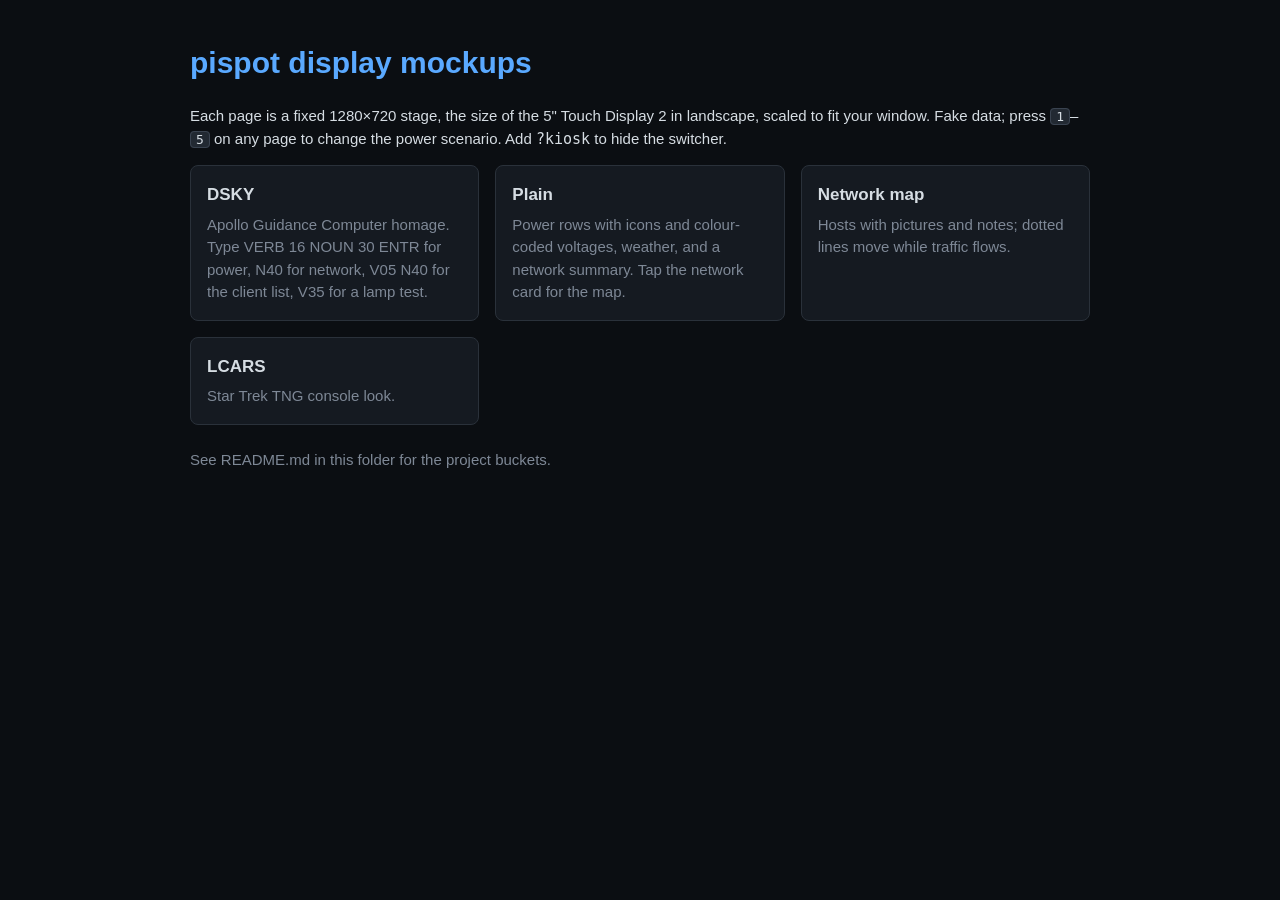
<file: mockups/display/index.html>
<!doctype html>
<html lang="en">
<head>
<meta charset="utf-8">
<title>pispot display mockups</title>
<style>
  body { margin: 0; background: #0b0e12; color: #d6dde3; font: 15px/1.5 -apple-system, BlinkMacSystemFont, "Segoe UI", sans-serif; }
  main { max-width: 900px; margin: 40px auto; padding: 0 20px; }
  h1 { color: #5aa9ff; font-weight: 600; }
  .cards { display: grid; grid-template-columns: repeat(auto-fit, minmax(260px, 1fr)); gap: 16px; }
  a.card { display: block; background: #151a21; border: 1px solid #2a313a; border-radius: 8px; padding: 16px; color: inherit; text-decoration: none; }
  a.card:hover { border-color: #5aa9ff; }
  a.card h2 { margin: 0 0 6px; font-size: 17px; }
  a.card p { margin: 0; color: #7e8896; }
  kbd { background: #222932; border: 1px solid #3a4350; border-radius: 4px; padding: 0 5px; font-size: 13px; }
  .note { color: #7e8896; margin-top: 24px; }
</style>
</head>
<body>
<main>
  <h1>pispot display mockups</h1>
  <p>Each page is a fixed 1280×720 stage, the size of the 5" Touch Display 2 in landscape, scaled to fit your window. Fake data; press <kbd>1</kbd>–<kbd>5</kbd> on any page to change the power scenario. Add <code>?kiosk</code> to hide the switcher.</p>
  <div class="cards">
    <a class="card" href="dsky.html"><h2>DSKY</h2><p>Apollo Guidance Computer homage. Type VERB 16 NOUN 30 ENTR for power, N40 for network, V05 N40 for the client list, V35 for a lamp test.</p></a>
    <a class="card" href="plain.html"><h2>Plain</h2><p>Power rows with icons and colour-coded voltages, weather, and a network summary. Tap the network card for the map.</p></a>
    <a class="card" href="netmap.html"><h2>Network map</h2><p>Hosts with pictures and notes; dotted lines move while traffic flows.</p></a>
    <a class="card" href="lcars.html"><h2>LCARS</h2><p>Star Trek TNG console look.</p></a>
  </div>
  <p class="note">See README.md in this folder for the project buckets.</p>
</main>
</body>
</html>
</file>
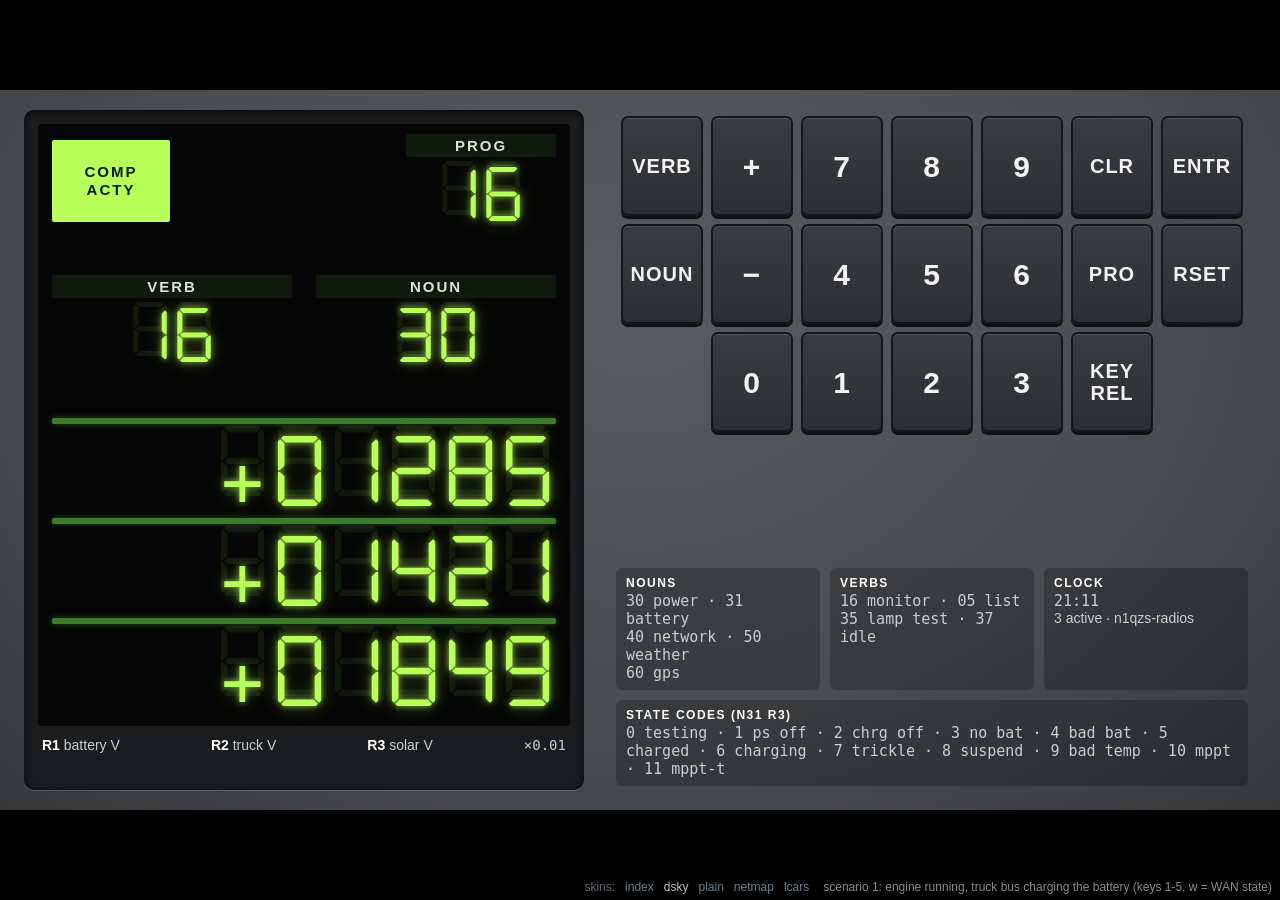
<file: mockups/display/dsky.html>
<!doctype html>
<html lang="en">
<head>
<meta charset="utf-8">
<title>pispot DSKY</title>
<link rel="stylesheet" href="mock.css">
<style>
  @font-face { font-family: "DSEG7"; src: url("fonts/DSEG7Classic-Regular.woff2") format("woff2"); }
  @font-face { font-family: "DSEG7"; font-weight: bold; src: url("fonts/DSEG7Classic-Bold.woff2") format("woff2"); }
  @font-face { font-family: "DSEG14"; src: url("fonts/DSEG14Classic-Regular.woff2") format("woff2"); }

  :root {
    --panel: #4a4d50;        /* grey anodised panel */
    --panel-dark: #353739;
    --bezel: #1b1c1e;
    --glass: #050605;
    --el: #b8ff5a;           /* electroluminescent green */
    --el-dim: rgba(184, 255, 90, 0.08);
    --bar: #3e7a2c;
    --plate: #0f1a0c;
    --key: #2c2e30;
    --key-hi: #3a3d40;
    --key-text: #f2f2f2;
    --crib: #c9cdd1;
  }
  .stage {
    background: radial-gradient(ellipse at 50% 30%, #585b5e, var(--panel) 60%, var(--panel-dark));
    font-family: -apple-system, BlinkMacSystemFont, "Segoe UI", sans-serif;
    display: grid;
    grid-template-columns: 560px 1fr;
    gap: 24px;
    padding: 20px 24px;
    box-sizing: border-box;
    user-select: none;
  }

  /* ---- display window ---- */
  .dsky {
    background: var(--bezel);
    border-radius: 10px;
    padding: 14px;
    box-shadow: inset 0 2px 8px rgba(0,0,0,.8), 0 1px 0 rgba(255,255,255,.15);
    display: flex; flex-direction: column; gap: 10px;
  }
  .glass {
    background: var(--glass);
    border-radius: 4px;
    padding: 10px 14px;
    position: relative;
    flex: 1;
    display: flex; flex-direction: column; justify-content: space-between;
  }
  .row { display: flex; align-items: center; justify-content: space-between; }
  .cell { display: flex; flex-direction: column; align-items: center; gap: 4px; }
  .plate {
    background: var(--plate); color: #d9e6cf;
    font-size: 15px; letter-spacing: 2px; font-weight: 600;
    padding: 3px 0; width: 100%; text-align: center; border-radius: 2px;
  }
  .plate.compacty { width: 118px; height: 76px; display: flex; align-items: center; justify-content: center;
    line-height: 1.2; font-size: 15px; transition: background .08s, color .08s; }
  .plate.compacty.lit { background: var(--el); color: #0a1a04; text-shadow: none; }

  .digits {
    font-family: "DSEG7", monospace; color: var(--el);
    text-shadow: 0 0 6px rgba(184,255,90,.7), 0 0 18px rgba(184,255,90,.35);
    position: relative; line-height: 1; display: inline-block;
    white-space: pre;
  }
  .cell { text-align: center; }
  /* DSEG's + is narrower than a digit; give the sign a digit-wide cell so the ghost lines up */
  .digits .sign { display: inline-block; width: 0.816em; text-align: center; }
  .digits .ghost { position: absolute; left: 0; top: 0; color: var(--el-dim); text-shadow: none; }
  .digits .live { position: relative; }
  .two { font-size: 54px; padding: 6px 0; }
  .vn .digits, .cell .digits { display: inline-block; }
  .reg { font-size: 70px; padding: 10px 0; }
  .reg-row { display: flex; justify-content: flex-end; }
  .bar { height: 6px; background: var(--bar); border-radius: 2px; margin: 2px 0; box-shadow: 0 0 6px rgba(62,122,44,.6); }
  .vn { display: grid; grid-template-columns: 1fr 1fr; gap: 24px; }
  .vn .cell { align-items: center; }
  .vn .digits { text-align: center; }
  .flash .live { animation: flash 0.6s steps(2, start) infinite; }
  @keyframes flash { to { visibility: hidden; } }
  .standby .glass { filter: brightness(.25); }

  /* list mode (14-segment) */
  .list { font-family: "DSEG14", monospace; font-size: 29px; color: var(--el);
    text-shadow: 0 0 5px rgba(184,255,90,.6); line-height: 1.55; white-space: pre; letter-spacing: 1px; }
  .list .ghost { position: absolute; left: 0; top: 0; color: var(--el-dim); text-shadow: none; }
  .list .live { position: relative; }
  .list { position: relative; }
  .hidden { display: none !important; }

  .crib {
    color: var(--crib); font-size: 14px; line-height: 1.35; min-height: 40px;
    display: flex; justify-content: space-between; gap: 12px; padding: 0 4px;
  }
  .crib b { color: #fff; }
  .crib .mono { font-family: ui-monospace, Menlo, monospace; }

  /* ---- keypad ---- */
  .keypad { display: flex; flex-direction: column; justify-content: space-between; }
  .keys {
    display: grid; grid-template-columns: repeat(7, 82px); grid-auto-rows: 100px; gap: 8px;
    justify-content: center; align-content: start; margin-top: 6px;
  }
  .key {
    background: linear-gradient(#3a3d40, var(--key)); color: var(--key-text);
    border: 2px solid #15161a; border-radius: 7px;
    font: 600 20px/1.1 -apple-system, BlinkMacSystemFont, "Segoe UI", sans-serif;
    letter-spacing: 1px; text-align: center; display: flex; align-items: center; justify-content: center;
    box-shadow: 0 3px 0 #0f1012, inset 0 1px 0 rgba(255,255,255,.12);
    cursor: pointer; white-space: pre-line;
  }
  .key.num { font-size: 30px; }
  .key:active, .key.down { transform: translateY(2px); box-shadow: 0 1px 0 #0f1012; background: var(--key-hi); }
  .key.blank { visibility: hidden; }
  .status {
    color: var(--crib); font-size: 14px; display: grid; grid-template-columns: 1fr 1fr 1fr; gap: 10px;
    padding: 0 8px 4px;
  }
  .status div { background: rgba(0,0,0,.25); padding: 8px 10px; border-radius: 6px; }
  .status b { color: #fff; display: block; font-size: 12px; letter-spacing: 1.5px; margin-bottom: 2px; }
  .status .wide { grid-column: 1 / -1; }
  .status .mono { font-family: ui-monospace, Menlo, monospace; font-size: 15px; }
</style>
</head>
<body>
<div class="stage" id="stage">
  <section class="dsky">
    <div class="glass">
      <div class="row">
        <div class="plate compacty" id="compacty">COMP<br>ACTY</div>
        <div class="cell" style="width:150px">
          <div class="plate">PROG</div>
          <div class="digits two"><span class="ghost">88</span><span class="live" id="prog">16</span></div>
        </div>
      </div>
      <div class="vn">
        <div class="cell" id="verb-cell">
          <div class="plate">VERB</div>
          <div class="digits two"><span class="ghost">88</span><span class="live" id="verb">16</span></div>
        </div>
        <div class="cell" id="noun-cell">
          <div class="plate">NOUN</div>
          <div class="digits two"><span class="ghost">88</span><span class="live" id="noun">30</span></div>
        </div>
      </div>
      <div id="regs">
        <div class="bar"></div>
        <div class="reg-row"><div class="digits reg"><span class="ghost">888888</span><span class="live" id="r1"><span class="sign">+</span>00000</span></div></div>
        <div class="bar"></div>
        <div class="reg-row"><div class="digits reg"><span class="ghost">888888</span><span class="live" id="r2"><span class="sign">+</span>00000</span></div></div>
        <div class="bar"></div>
        <div class="reg-row"><div class="digits reg"><span class="ghost">888888</span><span class="live" id="r3"><span class="sign">+</span>00000</span></div></div>
      </div>
      <div id="listwrap" class="hidden">
        <div class="bar"></div>
        <div class="list"><span class="ghost" id="list-ghost"></span><span class="live" id="list"></span></div>
      </div>
    </div>
    <div class="crib" id="crib"></div>
  </section>

  <section class="keypad">
    <div class="keys" id="keys">
      <div class="key" data-k="VERB">VERB</div>
      <div class="key num" data-k="+">+</div>
      <div class="key num" data-k="7">7</div>
      <div class="key num" data-k="8">8</div>
      <div class="key num" data-k="9">9</div>
      <div class="key" data-k="CLR">CLR</div>
      <div class="key" data-k="ENTR">ENTR</div>

      <div class="key" data-k="NOUN">NOUN</div>
      <div class="key num" data-k="-">−</div>
      <div class="key num" data-k="4">4</div>
      <div class="key num" data-k="5">5</div>
      <div class="key num" data-k="6">6</div>
      <div class="key" data-k="PRO">PRO</div>
      <div class="key" data-k="RSET">RSET</div>

      <div class="key blank"></div>
      <div class="key num" data-k="0">0</div>
      <div class="key num" data-k="1">1</div>
      <div class="key num" data-k="2">2</div>
      <div class="key num" data-k="3">3</div>
      <div class="key" data-k="KEYREL">KEY
REL</div>
      <div class="key blank"></div>
    </div>
    <div class="status">
      <div><b>NOUNS</b><span class="mono">30 power · 31 battery<br>40 network · 50 weather<br>60 gps</span></div>
      <div><b>VERBS</b><span class="mono">16 monitor · 05 list<br>35 lamp test · 37 idle</span></div>
      <div><b>CLOCK</b><span class="mono" id="clock">--:--</span><br><span id="net-line">-</span></div>
      <div class="wide"><b>STATE CODES (N31 R3)</b><span class="mono">0 testing · 1 ps off · 2 chrg off · 3 no bat · 4 bad bat · 5 charged · 6 charging · 7 trickle · 8 suspend · 9 bad temp · 10 mppt · 11 mppt-t</span></div>
    </div>
  </section>
</div>

<script src="mock-data.js"></script>
<script src="mock-stage.js"></script>
<script>
(function () {
  "use strict";
  var $ = function (id) { return document.getElementById(id); };

  // Fixed point like the real DSKY: sign + five digits, no decimal point.
  function fixed(v, scale) {
    var n = Math.round(v * scale);
    var s = n < 0 ? "-" : "+";
    var d = String(Math.min(99999, Math.abs(n)));
    while (d.length < 5) d = "0" + d;
    return s + d;
  }
  var BLANK = "!!!!!!"; // DSEG: '!' is an unlit, full-width cell

  // Device state words as the manual lists them, numbered for register 3 of noun 31.
  var states = ["Testing", "PS Off", "Chrg Off", "No Bat", "Bad Bat", "Charged", "Charging", "Trickle", "Suspend", "Bad temp", "MPPT", "MPPT-T"];
  function stateCode(st) { var i = states.indexOf(st.replace(/^Bad Bat.*/, "Bad Bat")); return i < 0 ? 99 : i; }

  var modes = {
    "1630": { prog: "16", crib: ["<b>R1</b> battery V", "<b>R2</b> truck V", "<b>R3</b> solar V", "<span class=mono>×0.01</span>"],
      regs: function (s) { var p = s.power; if (!p.present) return null;
        return [fixed(p.batt, 100), fixed(p.ps, 100), fixed(p.sol, 100)]; } },
    "1631": { prog: "16", crib: ["<b>R1</b> charge A", "<b>R2</b> min in state", "<b>R3</b> state code", "<span class=mono>×0.01 · codes on card</span>"],
      regs: function (s) { var p = s.power; if (!p.present) return null;
        return [fixed(p.amps, 100), fixed(p.minutes, 1), fixed(stateCode(p.state), 1)]; } },
    "1640": { prog: "16", crib: ["<b>R1</b> clients", "<b>R2</b> WAN rx kb/s", "<b>R3</b> WAN tx kb/s", ""],
      regs: function (s) { var n = s.network; return [fixed(n.clients.length, 1), fixed(n.wan.rxKbps, 1), fixed(n.wan.txKbps, 1)]; } },
    "0540": { prog: "05", list: true, crib: ["<b>client list</b>: name, rx kb/s, tx kb/s; dim = idle", "", "", ""] },
    "1650": { prog: "16", crib: ["<b>R1</b> temp °F", "<b>R2</b> wind mph", "<b>R3</b> pressure inHg", "<span class=mono>×0.1 · ×0.1 · ×0.01</span>"],
      regs: function (s) { var w = s.weather; return [fixed(w.tempF, 10), fixed(w.windMph, 10), fixed(w.pressureInHg, 100)]; } },
    "1660": { prog: "16", crib: ["<b>R1</b> latitude", "<b>R2</b> longitude", "<b>R3</b> satellites", "<span class=mono>deg ×0.001</span>"],
      regs: function (s) { var g = s.gps; if (!g.fix) return null; return [fixed(g.lat, 1000), fixed(g.lon, 1000), fixed(g.sats, 1)]; } },
    "3700": { prog: "00", crib: ["<b>P00</b> idle", "", "", ""], regs: function () { return [BLANK, BLANK, BLANK]; } }
  };

  var preset = (location.search.match(/[?&]vn=(\d{4})/) || [0, "1630"])[1];
  var st = { verb: preset.slice(0, 2), noun: preset.slice(2), entry: null, buf: "", standby: false, lamp: false };
  var snapshot = MOCK.state;

  function pad(s, n, ch) { s = String(s); ch = ch || " "; while (s.length < n) s = ch + s; return s.slice(-n); }
  function padR(s, n, ch) { s = String(s); ch = ch || " "; while (s.length < n) s += ch; return s.slice(0, n); }
  function seg14(s) { return s.toUpperCase().replace(/[^A-Z0-9 \-]/g, ""); }

  function render() {
    var key = st.verb + st.noun;
    var m = modes[key];
    $("verb").textContent = st.verb;
    $("noun").textContent = st.noun;
    if (st.lamp) {
      $("prog").textContent = "88"; $("verb").textContent = "88"; $("noun").textContent = "88";
      ["r1", "r2", "r3"].forEach(function (id) { $(id).innerHTML = '<span class="sign">8</span>88888'; });
      $("regs").classList.remove("hidden"); $("listwrap").classList.add("hidden");
      $("crib").innerHTML = "<span>lamp test</span>";
      return;
    }
    if (!m) {
      // Operator error: nothing sensible to show, keep the old registers.
      return;
    }
    $("prog").textContent = m.prog;
    $("crib").innerHTML = m.crib.map(function (c) { return "<span>" + c + "</span>"; }).join("");
    if (m.list) {
      $("regs").classList.add("hidden"); $("listwrap").classList.remove("hidden");
      var lines = snapshot.network.clients.slice(0, 5).map(function (c) {
        var name = padR(seg14(c.name).replace(/ /g, "!"), 13, "!");
        return name + pad(c.active ? c.rxKbps : "", 6, "!") + pad(c.active ? c.txKbps : "", 5, "!");
      });
      while (lines.length < 5) lines.push(padR("", 24, "!"));
      $("list").textContent = lines.join("\n");
      $("list-ghost").textContent = lines.map(function () { return "~~~~~~~~~~~~~~~~~~~~~~~~"; }).join("\n");
    } else {
      $("regs").classList.remove("hidden"); $("listwrap").classList.add("hidden");
      var regs = m.regs(snapshot);
      if (!regs) regs = [BLANK, BLANK, BLANK];
      [["r1", regs[0]], ["r2", regs[1]], ["r3", regs[2]]].forEach(function (pair) {
        var v = pair[1];
        $(pair[0]).innerHTML = v === BLANK ? BLANK : '<span class="sign">' + v[0] + "</span>" + v.slice(1);
      });
    }
  }

  function oprErr() {
    var cells = [$("verb-cell"), $("noun-cell")];
    cells.forEach(function (c) { c.classList.add("flash"); });
    setTimeout(function () { cells.forEach(function (c) { c.classList.remove("flash"); }); }, 1800);
  }

  function press(k) {
    var el = document.querySelector('.key[data-k="' + k + '"]');
    if (el) { el.classList.add("down"); setTimeout(function () { el.classList.remove("down"); }, 120); }
    if (k === "VERB" || k === "NOUN") { st.entry = k.toLowerCase(); st.buf = ""; $("verb-cell").classList.toggle("flash", k === "VERB"); $("noun-cell").classList.toggle("flash", k === "NOUN"); return; }
    if (/^[0-9]$/.test(k)) {
      if (!st.entry) return;
      st.buf = (st.buf + k).slice(-2);
      $(st.entry).textContent = pad(st.buf, 2).replace(/ /g, "!");
      return;
    }
    if (k === "CLR") { st.buf = ""; if (st.entry) $(st.entry).textContent = "!!"; return; }
    if (k === "ENTR") {
      $("verb-cell").classList.remove("flash"); $("noun-cell").classList.remove("flash");
      if (st.entry && st.buf.length === 2) st[st.entry] = st.buf;
      st.entry = null; st.buf = "";
      if (st.verb === "35") { st.lamp = true; render(); setTimeout(function () { st.lamp = false; st.verb = "16"; render(); }, 2000); return; }
      if (!modes[st.verb + st.noun]) { oprErr(); }
      render(); return;
    }
    if (k === "RSET") { st.verb = "16"; st.noun = "30"; st.entry = null; st.buf = ""; st.standby = false; $("stage").classList.remove("standby"); render(); return; }
    if (k === "PRO") { st.standby = !st.standby; $("stage").classList.toggle("standby", st.standby); return; }
    if (k === "KEYREL") { st.entry = null; st.buf = ""; $("verb-cell").classList.remove("flash"); $("noun-cell").classList.remove("flash"); render(); return; }
  }

  $("keys").addEventListener("click", function (e) {
    var k = e.target.closest(".key");
    if (k && k.dataset.k) press(k.dataset.k);
  });
  document.addEventListener("keydown", function (e) {
    var map = { Enter: "ENTR", Backspace: "CLR", v: "VERB", n: "NOUN", r: "RSET", p: "PRO", k: "KEYREL" };
    if (map[e.key]) press(map[e.key]);
    else if (/^[0-9]$/.test(e.key) && st.entry) press(e.key);
  });

  MOCK.subscribe(function (s) {
    snapshot = s;
    var ca = $("compacty");
    ca.classList.add("lit"); setTimeout(function () { ca.classList.remove("lit"); }, 160);
    $("clock").textContent = MOCK.hhmm(s.system.time);
    $("net-line").textContent = s.network.clients.filter(function (c) { return c.active; }).length + " active · " + s.network.ssid;
    if (!st.entry && !st.lamp) render();
  });
})();
</script>
<script src="icons.js"></script>
</body>
</html>
</file>
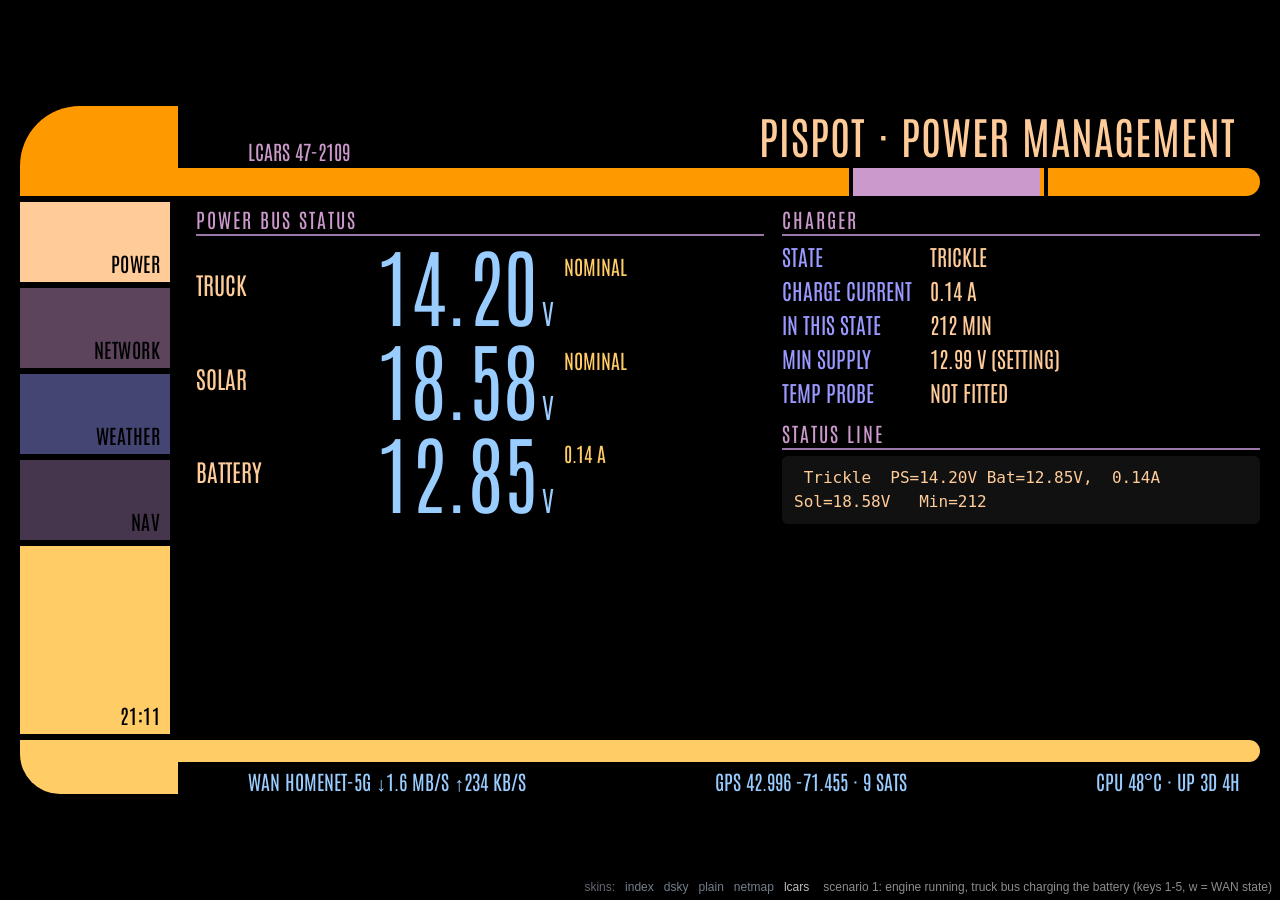
<file: mockups/display/lcars.html>
<!doctype html>
<html lang="en">
<head>
<meta charset="utf-8">
<title>pispot LCARS</title>
<link rel="stylesheet" href="mock.css">
<style>
  @font-face { font-family: "Antonio"; src: url("fonts/Antonio-VF.ttf") format("truetype"); font-weight: 100 700; }
  :root {
    --orange: #ff9900; --peach: #ffcc99; --lavender: #cc99cc; --blue: #9999ff; --red: #cc6666;
    --yellow: #ffff99; --tan: #ffcc66; --pale: #99ccff; --violet: #9977aa; --bg: #000;
    --font: "Antonio", "Avenir Next Condensed", "Arial Narrow", sans-serif;
  }
  .stage { background: var(--bg); font-family: var(--font); color: var(--orange); text-transform: uppercase; user-select: none; }
  .frame { position: absolute; inset: 16px 20px; display: grid; grid-template-columns: 150px 1fr; grid-template-rows: 90px 1fr 60px; column-gap: 8px; }

  /* elbows and bars */
  .elbow-top { grid-column: 1; grid-row: 1; background: var(--orange); border-radius: 60px 0 0 0; position: relative; }
  .elbow-top::after { content: ""; position: absolute; right: -8px; top: 0; width: 8px; height: 100%; background: var(--orange); }
  .top-bar { grid-column: 2; grid-row: 1; position: relative; }
  .top-bar .bar { position: absolute; left: 0; right: 0; bottom: 0; height: 28px; background: var(--orange); border-radius: 0 14px 14px 0; }
  .top-bar .bar::before { content: ""; position: absolute; left: 0; top: -62px; width: 60px; height: 62px; background: var(--bg); border-radius: 30px 0 0 0; }
  .top-bar .title { position: absolute; right: 24px; top: 0; font-size: 44px; font-weight: 400; color: var(--peach); letter-spacing: 1px; }
  .top-bar .code { position: absolute; left: 70px; bottom: 32px; font-size: 20px; color: var(--lavender); }
  .top-bar .bar .seg { position: absolute; top: 0; bottom: 0; }
  .side { grid-column: 1; grid-row: 2; display: flex; flex-direction: column; gap: 6px; padding-top: 6px; }
  .side .blk { flex: 0 0 auto; height: 74px; display: flex; align-items: flex-end; justify-content: flex-end; padding: 0 10px 6px 0;
    font-size: 20px; color: #000; font-weight: 500; letter-spacing: .5px; cursor: pointer; }
  .side .blk:last-child { flex: 1; }
  .elbow-bot { grid-column: 1; grid-row: 3; background: var(--tan); border-radius: 0 0 0 40px; margin-top: 6px; position: relative; }
  .elbow-bot::after { content: ""; position: absolute; right: -8px; bottom: 0; width: 8px; height: 100%; background: var(--tan); }
  .bot-bar { grid-column: 2; grid-row: 3; position: relative; margin-top: 6px; }
  .bot-bar .bar { position: absolute; left: 0; right: 0; top: 0; height: 22px; background: var(--tan); border-radius: 0 11px 11px 0; }
  .bot-bar .bar::before { content: ""; position: absolute; left: 0; bottom: -38px; width: 50px; height: 38px; background: var(--bg); border-radius: 0 0 0 25px; }
  .bot-bar .foot { position: absolute; left: 70px; right: 20px; top: 28px; display: flex; justify-content: space-between; font-size: 20px; color: var(--pale); }

  /* content */
  .content { grid-column: 2; grid-row: 2; padding: 10px 0 0 18px; }
  .view { display: grid; grid-template-columns: 1.15fr minmax(0, 1fr); gap: 18px; }
  .view[hidden] { display: none; }
  .side .blk { opacity: .45; transition: opacity .15s; }
  .side .blk.on, .side .blk#blk-clock { opacity: 1; }
  .kv { display: grid; grid-template-columns: auto 1fr; gap: 6px 18px; font-size: 22px; color: var(--peach); }
  .kv div:nth-child(odd) { color: var(--blue); }
  .kv .ok { color: var(--pale); } .kv .warn { color: var(--yellow); } .kv .bad { color: var(--red); }
  .wx.big .t { font-size: 120px; }
  .wx.big .d { font-size: 24px; }
  .grid { font-size: 110px; line-height: 1; color: var(--pale); font-weight: 300; margin-bottom: 16px; }
  .stage.dim .frame { filter: brightness(.25); }
  .block h2 { margin: 0 0 6px; font-size: 20px; color: var(--lavender); font-weight: 400; letter-spacing: 2px; border-bottom: 2px solid var(--violet); padding-bottom: 2px; }
  .readouts { display: grid; grid-template-columns: 1fr; gap: 10px; }
  .ro { display: grid; grid-template-columns: 170px 1fr 200px; align-items: start; gap: 10px; }
  .ro .lbl { align-self: center; }
  .ro .lbl { font-size: 24px; color: var(--peach); }
  .ro .lbl small { display: block; font-size: 15px; color: var(--blue); }
  .ro .val { font-size: 86px; line-height: .95; text-align: right; font-weight: 300; font-variant-numeric: tabular-nums; color: var(--pale); }
  .ro .val small { font-size: 28px; margin-left: 4px; color: inherit; }
  .ro .state { font-size: 20px; color: var(--tan); text-align: left; line-height: 1.25; padding-top: 12px; white-space: nowrap; }
  .ro.ok .val { color: var(--pale); } .ro.warn .val { color: var(--yellow); } .ro.bad .val { color: var(--red); } .ro.off .val { color: #665; } .ro.na .val { color: var(--peach); }
  .raw { font: 16px/1.5 ui-monospace, Menlo, monospace; color: var(--peach); text-transform: none; white-space: pre-wrap; overflow-wrap: anywhere; background: #111; padding: 10px 12px; border-radius: 6px; }
  @keyframes blink { to { visibility: hidden; } }

  table { width: 100%; border-collapse: collapse; font-size: 20px; color: var(--peach); }
  td, th { padding: 4px 6px; text-align: left; white-space: nowrap; }
  th { color: var(--blue); font-weight: 400; font-size: 15px; letter-spacing: 1.5px; }
  td.num, th.num { text-align: right; font-variant-numeric: tabular-nums; }
  tr.idle td { color: #776; }
  td .dot { display: inline-block; width: 10px; height: 10px; border-radius: 50%; background: var(--pale); margin-right: 8px; vertical-align: 1px; }
  tr.idle td .dot { background: #443; }
  .wx { margin-top: 14px; display: grid; grid-template-columns: 120px 1fr; gap: 10px; align-items: center; }
  .wx .t { font-size: 70px; line-height: .9; color: var(--pale); font-weight: 300; }
  .wx .t small { font-size: 24px; color: var(--peach); }
  .wx .d { font-size: 19px; color: var(--peach); line-height: 1.35; }
  .wx .d span { color: var(--blue); }
  .alert { position: absolute; right: 24px; top: 36px; font-size: 22px; color: var(--red); display: none; }
  .frame.redalert .alert { display: block; }
  .frame.redalert .elbow-top, .frame.redalert .top-bar .bar, .frame.redalert .elbow-top::after { background: var(--red); }
</style>
</head>
<body>
<div class="stage">
  <div class="frame" id="frame">
    <div class="elbow-top"></div>
    <div class="top-bar">
      <div class="title">pispot · <span id="l-title">power management</span></div>
      <div class="code" id="code">LCARS 47-2109</div>
      <div class="bar"><div class="seg" style="left:62%;width:4px;background:#000"></div><div class="seg" style="left:80%;width:4px;background:#000"></div><div class="seg" style="left:62.4%;width:17.3%;background:var(--lavender)"></div></div>
      <div class="alert">battery low</div>
    </div>

    <div class="side">
      <div class="blk on" data-view="power" style="background:var(--peach)">power</div>
      <div class="blk" data-view="network" style="background:var(--lavender)">network</div>
      <div class="blk" data-view="weather" style="background:var(--blue)">weather</div>
      <div class="blk" data-view="nav" style="background:var(--violet)">nav</div>
      <div class="blk" id="blk-clock" style="background:var(--tan)"><span id="side-clock">--:--</span></div>
    </div>

    <div class="content">
      <div class="view" data-view="power">
        <div class="block">
          <h2>power bus status</h2>
          <div class="readouts">
            <div class="ro" id="l-truck"><div class="lbl">truck<small id="l-truck-sub">-</small></div><div class="val"><span id="l-truck-v">--.--</span><small>V</small></div><div class="state" id="l-truck-s">-</div></div>
            <div class="ro" id="l-solar"><div class="lbl">solar<small id="l-solar-sub">-</small></div><div class="val"><span id="l-solar-v">--.--</span><small>V</small></div><div class="state" id="l-solar-s">-</div></div>
            <div class="ro" id="l-batt"><div class="lbl">battery<small id="l-batt-sub">-</small></div><div class="val"><span id="l-batt-v">--.--</span><small>V</small></div><div class="state" id="l-batt-s">-</div></div>
          </div>
        </div>
        <div class="block">
          <h2>charger</h2>
          <div class="kv" id="l-charger"></div>
          <h2 style="margin-top:14px">status line</h2>
          <div class="raw" id="l-raw">-</div>
        </div>
      </div>

      <div class="view" data-view="network" hidden>
        <div class="block">
          <h2>hotspot clients · <span id="l-count">-</span></h2>
          <table><thead><tr><th>host</th><th>status</th><th>address</th><th class="num">signal</th><th class="num">rx kb/s</th><th class="num">tx kb/s</th></tr></thead><tbody id="l-clients"></tbody></table>
        </div>
        <div class="block">
          <h2>interfaces</h2>
          <div class="kv" id="l-ifaces"></div>
          <h2 style="margin-top:14px">uplink</h2>
          <div class="kv" id="l-uplink"></div>
        </div>
      </div>

      <div class="view" data-view="weather" hidden>
        <div class="block">
          <h2>environment</h2>
          <div class="wx big"><div class="t"><span id="l-temp">--</span><small>°F</small></div>
            <div class="d" id="l-wx">-</div></div>
        </div>
        <div class="block">
          <h2>conditions</h2>
          <div class="kv" id="l-wxkv"></div>
        </div>
      </div>

      <div class="view" data-view="nav" hidden>
        <div class="block">
          <h2>position</h2>
          <div class="kv" id="l-pos"></div>
        </div>
        <div class="block">
          <h2>grid square</h2>
          <div class="grid" id="l-grid">----</div>
          <div class="kv" id="l-time"></div>
        </div>
      </div>
    </div>

    <div class="elbow-bot"></div>
    <div class="bot-bar"><div class="bar"></div>
      <div class="foot"><span id="l-wan">-</span><span id="l-gps">-</span><span id="l-sys">-</span></div></div>
  </div>
</div>

<script src="mock-data.js"></script>
<script src="mock-stage.js"></script>
<script>
(function () {
  "use strict";
  var $ = function (id) { return document.getElementById(id); };
  var titles = { power: "power management", network: "network operations", weather: "environmental", nav: "navigation" };
  function show(view) {
    document.querySelectorAll(".view").forEach(function (v) { v.hidden = v.dataset.view !== view; });
    document.querySelectorAll(".side .blk[data-view]").forEach(function (b) { b.classList.toggle("on", b.dataset.view === view); });
    $("l-title").textContent = titles[view];
  }
  document.querySelectorAll(".side .blk[data-view]").forEach(function (b) {
    b.addEventListener("click", function () { show(b.dataset.view); });
  });
  $("blk-clock").addEventListener("click", function () { document.querySelector(".stage").classList.toggle("dim"); });
  var preset = (location.search.match(/[?&]view=(power|network|weather|nav)/) || [0, "power"])[1];
  show(preset);

  // Maidenhead grid locator from lat/lon, six characters.
  function maidenhead(lat, lon) {
    var A = "ABCDEFGHIJKLMNOPQRSTUVWX".split("");
    lon += 180; lat += 90;
    var g = A[Math.floor(lon / 20)] + A[Math.floor(lat / 10)];
    g += Math.floor((lon % 20) / 2) + "" + Math.floor(lat % 10);
    g += A[Math.floor(((lon % 2) * 60) / 5)].toLowerCase() + A[Math.floor(((lat % 1) * 60) / 2.5)].toLowerCase();
    return g;
  }
  function kv(pairs) { return pairs.map(function (p) { return "<div>" + p[0] + "</div><div" + (p[2] ? ' class="' + p[2] + '"' : "") + ">" + p[1] + "</div>"; }).join(""); }

  MOCK.subscribe(function (s) {
    var p = s.power;
    $("side-clock").textContent = MOCK.hhmm(s.system.time);

    // Charger panel: the device's own words and numbers, plus the one setting the UI relies on.
    if (p.present) {
      $("l-charger").innerHTML = kv([
        ["state", p.state],
        ["charge current", p.amps.toFixed(2) + " A"],
        ["in this state", p.minutes + " min"],
        ["min supply", s.settings.minSupply.toFixed(2) + " V (setting)"],
        ["temp probe", "not fitted"]
      ]);
      $("l-raw").textContent = p.raw;
    } else {
      $("l-charger").innerHTML = kv([["controller", "not connected", "bad"]]);
      $("l-raw").textContent = "no data";
    }

    var tc = MOCK.voltClass("supply", p);
    $("l-truck").className = "ro " + tc;
    $("l-truck-v").textContent = p.present ? p.ps.toFixed(2) : "--.--";
    $("l-truck-sub").textContent = p.present ? "" : "no data";
    $("l-truck-s").textContent = tc === "ok" ? "nominal" : tc === "warn" ? "undervolt" : "";

    var sc = MOCK.voltClass("solar", p);
    $("l-solar").className = "ro " + sc;
    $("l-solar-v").textContent = p.present ? p.sol.toFixed(2) : "--.--";
    $("l-solar-sub").textContent = p.present ? "" : "no data";
    $("l-solar-s").textContent = sc === "ok" ? "nominal" : sc === "warn" ? "undervolt" : "";

    var bc = MOCK.voltClass("battery", p);
    $("l-batt").className = "ro " + bc;
    $("l-batt-v").textContent = p.present ? p.batt.toFixed(2) : "--.--";
    $("l-batt-sub").textContent = p.present ? "" : "no data";
    $("l-batt-s").textContent = MOCK.charging(p) ? p.amps.toFixed(2) + " A" : "";
    $("frame").classList.toggle("redalert", bc === "bad");

    var n = s.network;
    $("l-count").textContent = n.clients.length + " on " + n.ssid;
    $("l-clients").innerHTML = n.clients.map(function (c) {
      return "<tr" + (c.active ? "" : ' class="idle"') + "><td><span class=dot></span>" + c.name + "</td><td>" + (c.active ? (c.note || "active") : "idle") +
        "</td><td>" + c.ip + '</td><td class="num">' + c.signal + ' dBm</td><td class="num">' + (c.active ? c.rxKbps : "—") + '</td><td class="num">' + (c.active ? c.txKbps : "—") + "</td></tr>";
    }).join("");
    $("l-ifaces").innerHTML = kv(n.interfaces.map(function (i) {
      return [i.role + " · " + i.name, i.state, i.state === "up" ? "ok" : i.state === "down" ? "warn" : "bad"];
    }));
    $("l-uplink").innerHTML = kv(n.wan.up ? [["network", n.wan.ssid], ["address", n.wan.ip], ["signal", n.wan.signal + " dBm"], ["rx", MOCK.fmtKbps(n.wan.rxKbps)], ["tx", MOCK.fmtKbps(n.wan.txKbps)]] : [["uplink", "down", "bad"]]);
    var w = s.weather;
    $("l-temp").textContent = w.tempF;
    $("l-wx").innerHTML = w.cond + "<br><span>wind</span> " + w.windMph + " mph " + w.windDir + " · <span>hum</span> " + w.humidity + "%<br><span>sunset</span> " + w.sunset + " · " + w.place;
    $("l-wxkv").innerHTML = kv([["wind", w.windMph + " mph " + w.windDir], ["humidity", w.humidity + "%"], ["pressure", w.pressureInHg.toFixed(2) + " inHg"],
      ["sunrise", w.sunrise], ["sunset", w.sunset], ["location", w.place + (s.gps.fix ? " (gps)" : "")], ["updated", w.age]]);
    var g = s.gps;
    $("l-pos").innerHTML = kv(g.fix ? [["latitude", g.lat.toFixed(5) + "°"], ["longitude", g.lon.toFixed(5) + "°"], ["altitude", g.altFt + " ft"], ["satellites", g.sats], ["fix", "3d", "ok"]] : [["fix", "none", "bad"]]);
    $("l-grid").textContent = g.fix ? maidenhead(g.lat, g.lon) : "----";
    $("l-time").innerHTML = kv([["local", s.system.time.toTimeString().slice(0, 8)], ["utc", s.system.time.toISOString().slice(11, 19) + "z"]]);
    $("l-wan").textContent = "wan " + (n.wan.up ? n.wan.ssid + " ↓" + MOCK.fmtKbps(n.wan.rxKbps) + " ↑" + MOCK.fmtKbps(n.wan.txKbps) : "down");
    $("l-gps").textContent = s.gps.fix ? "gps " + s.gps.lat.toFixed(3) + " " + s.gps.lon.toFixed(3) + " · " + s.gps.sats + " sats" : "gps no fix";
    $("l-sys").textContent = "cpu " + s.system.tempC.toFixed(0) + "°C · up " + s.system.uptime;
  });
})();
</script>
</body>
</html>
</file>
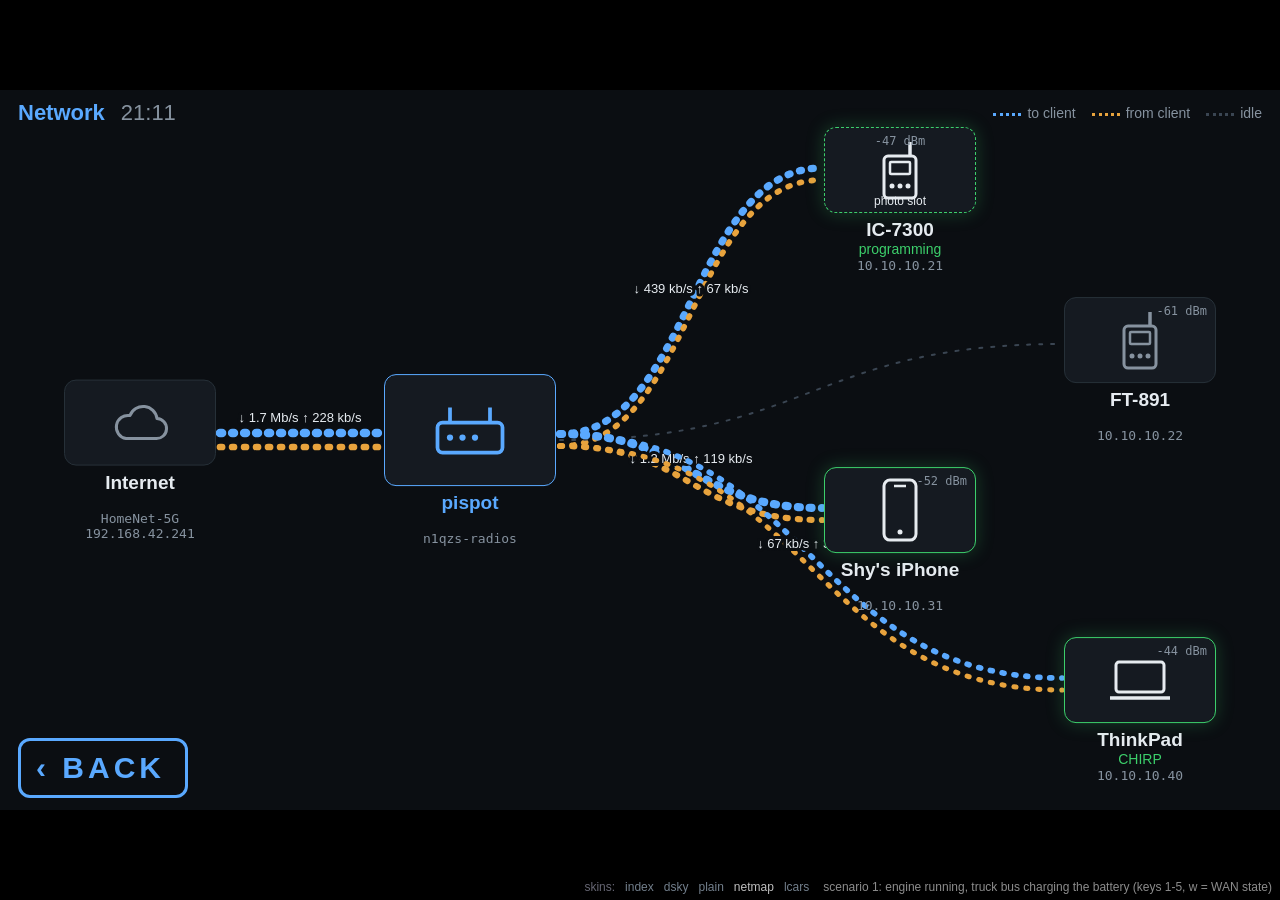
<file: mockups/display/netmap.html>
<!doctype html>
<html lang="en">
<head>
<meta charset="utf-8">
<title>pispot network map</title>
<link rel="stylesheet" href="mock.css">
<style>
  :root { --bg: #0b0e12; --card: #151a21; --border: #263038; --fg: #e6ebf0; --muted: #86929f;
    --ok: #3ccf6b; --off: #3a4552; --accent: #5aa9ff; --rx: #5aa9ff; --tx: #e8a33d; }
  .stage { background: var(--bg); color: var(--fg); font-family: -apple-system, BlinkMacSystemFont, "Segoe UI", Roboto, sans-serif; user-select: none; }
  svg.wires { position: absolute; inset: 0; width: 1280px; height: 720px; }
  .wire { fill: none; stroke-linecap: round; }
  .wire.idle { stroke: var(--off); stroke-dasharray: 3 9; }
  .wire.rx { stroke: var(--rx); stroke-dasharray: 2 10; animation: flow 1s linear infinite; }
  .wire.tx { stroke: var(--tx); stroke-dasharray: 2 10; animation: flow 1s linear infinite reverse; }
  @keyframes flow { to { stroke-dashoffset: -12; } }
  .wire-label { fill: var(--fg); font-size: 13px; text-anchor: middle; paint-order: stroke; stroke: var(--bg); stroke-width: 6px; stroke-linejoin: round; }

  .node { position: absolute; width: 190px; transform: translate(-50%, -50%); text-align: center; }
  .node .pic { width: 150px; height: 84px; margin: 0 auto; background: var(--card); border: 1px solid var(--border); border-radius: 12px;
    display: flex; align-items: center; justify-content: center; color: var(--muted); position: relative; overflow: hidden; }
  .node .pic svg { width: 64px; height: 64px; }
  .node .pic img { width: 100%; height: 100%; object-fit: cover; }
  .node.active .pic { border-color: var(--ok); color: var(--fg); box-shadow: 0 0 18px rgba(60,207,107,.25); }
  .node .name { font-size: 19px; font-weight: 600; margin-top: 6px; line-height: 1.15; }
  .node .note { font-size: 14px; color: var(--ok); min-height: 17px; line-height: 1.2; }
  .node .sub { font-size: 13px; color: var(--muted); font-family: ui-monospace, Menlo, monospace; }
  .node .sig { position: absolute; right: 8px; top: 6px; font-size: 12px; color: var(--muted); font-family: ui-monospace, Menlo, monospace; }
  .node.hub .pic { width: 170px; height: 110px; border-color: var(--accent); color: var(--accent); }
  .node.hub .pic svg { width: 80px; height: 80px; }
  .node.hub .name { color: var(--accent); }
  .node .pic.photo-slot { border-style: dashed; }
  .node .pic.photo-slot span { font-size: 12px; position: absolute; bottom: 4px; left: 0; right: 0; }

  header { position: absolute; left: 18px; top: 10px; right: 18px; display: flex; justify-content: space-between; align-items: center; }
  header h1 { margin: 0; font-size: 22px; color: var(--accent); font-weight: 600; }
  header .legend { color: var(--muted); font-size: 14px; display: flex; gap: 16px; align-items: center; }
  header .legend i { display: inline-block; width: 28px; height: 0; border-top: 3px dotted; vertical-align: middle; margin-right: 6px; }
  header .legend .rx i { border-color: var(--rx); } header .legend .tx i { border-color: var(--tx); } header .legend .idle i { border-color: var(--off); }
  .back { position: absolute; left: 18px; bottom: 12px; color: var(--accent); font-size: 30px; font-weight: 600; letter-spacing: 4px; line-height: 1.2; cursor: pointer; border: 0.1em solid currentColor; border-radius: 0.4em; padding: 0.3em 0.65em 0.3em 0.5em; }
  header .clock { font-size: 22px; font-weight: 300; color: var(--muted); margin-left: 16px; }
</style>
</head>
<body>
<div class="stage">
  <svg class="wires" id="wires"></svg>
  <header>
    <div style="display:flex;align-items:baseline"><h1>Network</h1><span class="clock" id="clock"></span></div>
    <div class="legend"><span class="rx"><i></i>to client</span><span class="tx"><i></i>from client</span><span class="idle"><i></i>idle</span></div>
  </header>
  <div id="nodes"></div>
  <div class="back" onclick="location.href='plain.html'">‹ BACK</div>
</div>

<script src="mock-data.js"></script>
<script src="icons.js"></script>
<script src="mock-stage.js"></script>
<script>
(function () {
  "use strict";
  var HUB = { x: 470, y: 370 }, CLOUD = { x: 140, y: 370 };
  // Clients alternate between two columns so their cards never overlap.
  function clientPos(i, count) {
    var top = 110, bottom = 620;
    var y = count === 1 ? 370 : top + (bottom - top) * i / (count - 1);
    return { x: i % 2 === 0 ? 900 : 1140, y: y };
  }
  var built = false;

  function width(kbps) { return Math.max(2, Math.min(9, 2 + Math.log10(kbps + 1) * 2)); }
  function node(id, cls, x, y, inner) {
    return '<div class="node ' + cls + '" id="' + id + '" style="left:' + x + 'px;top:' + y + 'px">' + inner + "</div>";
  }
  function wirePath(a, b, off) {
    var mx = (a.x + b.x) / 2;
    return "M" + a.x + "," + (a.y + off) + " C" + mx + "," + (a.y + off) + " " + mx + "," + (b.y + off) + " " + b.x + "," + (b.y + off);
  }

  function build(s) {
    var n = s.network;
    var html = "";
    html += node("cloud", "", CLOUD.x, CLOUD.y,
      '<div class="pic"><svg><use href="#cloud"/></svg></div><div class="name">Internet</div><div class="note"></div><div class="sub">' + n.wan.ssid + "<br>" + n.wan.ip + "</div>");
    html += node("hub", "hub", HUB.x, HUB.y,
      '<div class="pic"><svg><use href="#pispot"/></svg></div><div class="name">' + n.hostname + '</div><div class="note"></div><div class="sub">' + n.ssid + "</div>");
    n.clients.forEach(function (c, i) {
      var pos = clientPos(i, n.clients.length);
      var pic = c.kind === "radio" && i === 0
        ? '<div class="pic photo-slot" title="picture set on the admin page"><svg><use href="#radio"/></svg><span>photo slot</span><span class="sig">' + c.signal + " dBm</span></div>"
        : '<div class="pic"><svg><use href="#' + c.kind + '"/></svg><span class="sig">' + c.signal + " dBm</span></div>";
      html += node("c" + i, c.active ? "active" : "", pos.x, pos.y,
        pic + '<div class="name">' + c.name + '</div><div class="note">' + (c.active ? c.note : "") + '</div><div class="sub">' + c.ip + "</div>");
    });
    document.getElementById("nodes").innerHTML = html;
    built = true;
  }

  function wires(s) {
    var n = s.network;
    var svg = "";
    // WAN link
    var wa = { x: CLOUD.x + 80, y: CLOUD.y - 20 }, wb = { x: HUB.x - 90, y: HUB.y - 20 };
    if (n.wan.up) {
      svg += '<path class="wire rx" style="stroke-width:' + width(n.wan.rxKbps) + '" d="' + wirePath(wa, wb, -7) + '"/>';
      svg += '<path class="wire tx" style="stroke-width:' + width(n.wan.txKbps) + '" d="' + wirePath(wa, wb, 7) + '"/>';
      svg += '<text class="wire-label" x="' + ((wa.x + wb.x) / 2) + '" y="' + (wa.y - 18) + '">↓ ' + MOCK.fmtKbps(n.wan.rxKbps) + "  ↑ " + MOCK.fmtKbps(n.wan.txKbps) + "</text>";
    } else {
      svg += '<path class="wire idle" style="stroke-width:3" d="' + wirePath(wa, wb, 0) + '"/>';
    }
    n.clients.forEach(function (c, i) {
      var pos = clientPos(i, n.clients.length);
      var a = { x: HUB.x + 90, y: HUB.y - 20 }, b = { x: pos.x - 78, y: pos.y - 26 };
      if (c.active) {
        svg += '<path class="wire rx" style="stroke-width:' + width(c.rxKbps) + '" d="' + wirePath(a, b, -6) + '"/>';
        svg += '<path class="wire tx" style="stroke-width:' + width(c.txKbps) + '" d="' + wirePath(a, b, 6) + '"/>';
        svg += '<text class="wire-label" x="' + ((a.x + b.x) / 2) + '" y="' + ((a.y + b.y) / 2 - 14) + '">↓ ' + MOCK.fmtKbps(c.rxKbps) + "  ↑ " + MOCK.fmtKbps(c.txKbps) + "</text>";
      } else {
        svg += '<path class="wire idle" style="stroke-width:2" d="' + wirePath(a, b, 0) + '"/>';
      }
    });
    document.getElementById("wires").innerHTML = svg;
  }

  MOCK.subscribe(function (s) {
    if (!built) build(s);
    wires(s);
    document.getElementById("clock").textContent = MOCK.hhmm(s.system.time);
  });
})();
</script>
</body>
</html>
</file>
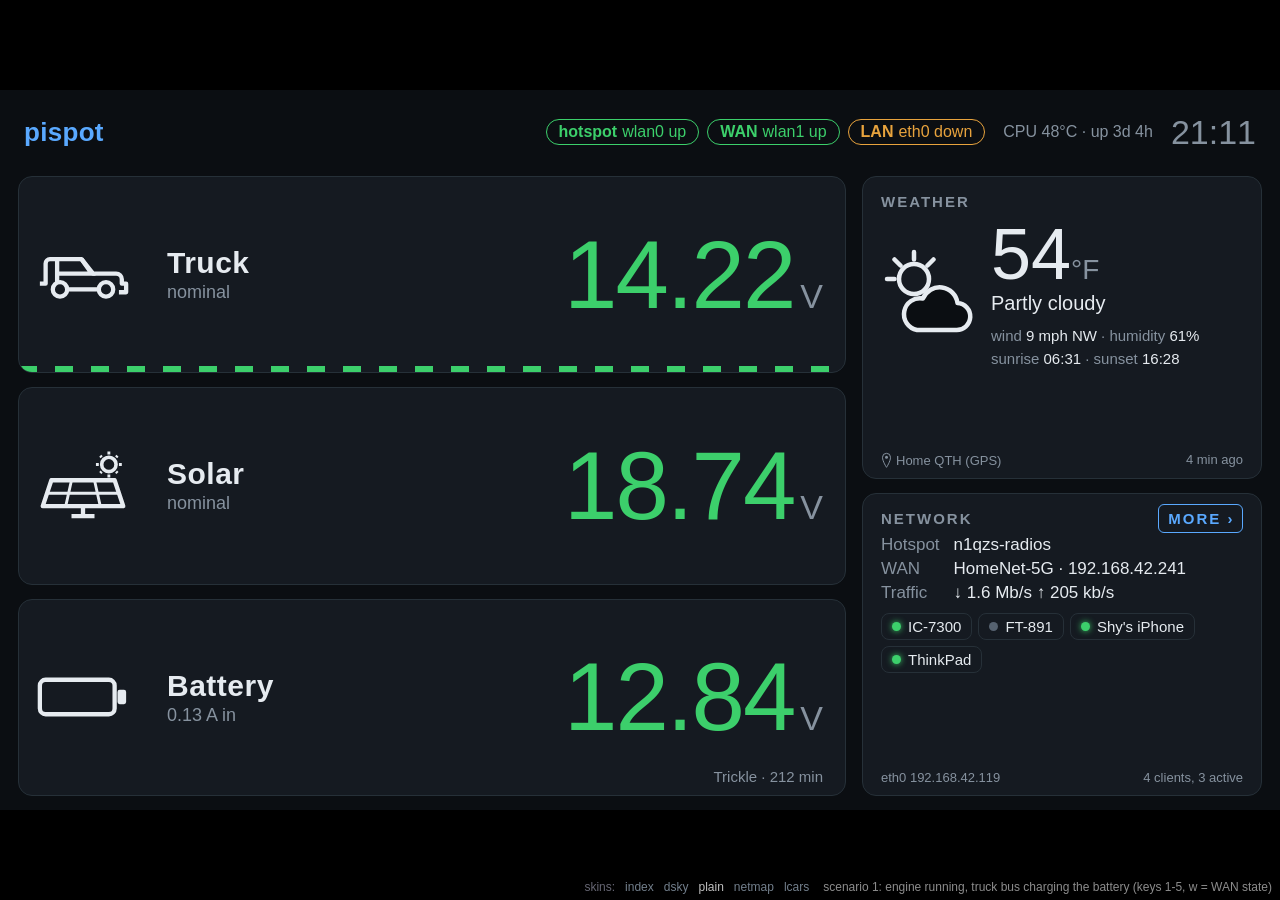
<file: mockups/display/plain.html>
<!doctype html>
<html lang="en">
<head>
<meta charset="utf-8">
<title>pispot display</title>
<link rel="stylesheet" href="mock.css">
<style>
  :root {
    --bg: #0b0e12; --card: #151a21; --border: #263038; --fg: #e6ebf0; --muted: #86929f;
    --ok: #3ccf6b; --warn: #e8a33d; --bad: #ff4d4d; --off: #566270; --accent: #5aa9ff;
  }
  .stage {
    background: var(--bg); color: var(--fg);
    font-family: -apple-system, BlinkMacSystemFont, "Segoe UI", Roboto, sans-serif;
    display: grid; grid-template-columns: 1fr 400px; grid-template-rows: 56px 1fr; gap: 16px;
    padding: 14px 18px; box-sizing: border-box; user-select: none;
  }
  header { grid-column: 1 / -1; display: flex; align-items: center; justify-content: space-between; padding: 0 6px; }
  header h1 { margin: 0; font-size: 26px; font-weight: 600; color: var(--accent); letter-spacing: .3px; }
  header .clock { font-size: 34px; font-weight: 300; font-variant-numeric: tabular-nums; }
  header .right { display: flex; align-items: center; gap: 18px; color: var(--muted); font-size: 16px; }
  header .pills { display: flex; gap: 8px; }
  header .pill { border: 1px solid var(--border); border-radius: 999px; padding: 3px 12px; font-variant-numeric: tabular-nums; }
  header .pill b { font-weight: 600; margin-right: 5px; }
  header .pill.up { color: var(--ok); border-color: var(--ok); }
  header .pill.down { color: var(--warn); border-color: var(--warn); }
  header .pill.missing { color: var(--bad); border-color: var(--bad); border-style: dashed; }

  .rows { display: grid; grid-template-rows: repeat(3, 1fr); gap: 14px; }
  .src {
    background: var(--card); border: 1px solid var(--border); border-radius: 14px;
    display: grid; grid-template-columns: 120px 1fr 320px; align-items: center; padding: 0 22px 0 18px; gap: 10px;
    position: relative; overflow: hidden;
  }
  .src .ico { width: 92px; height: 92px; color: var(--muted); }
  .src.ok .ico { color: var(--fg); }
  .src .name { font-size: 30px; font-weight: 600; letter-spacing: .5px; }
  .src .state { font-size: 18px; color: var(--muted); margin-top: 2px; display: flex; align-items: center; gap: 8px; }
  .src .state .bolt { width: 12px; height: 18px; color: var(--ok); }
  .src .big { text-align: right; font-size: 96px; font-weight: 300; line-height: 1; font-variant-numeric: tabular-nums; letter-spacing: -2px; }
  .src .big small { font-size: 34px; font-weight: 400; color: var(--muted); margin-left: 6px; letter-spacing: 0; }
  .src.ok .big { color: var(--ok); } .src.warn .big { color: var(--warn); } .src.bad .big { color: var(--bad); } .src.off .big { color: var(--off); } .src.na .big { color: var(--fg); }
  #row-battery.bad { border-color: var(--bad); }
  @keyframes alert { 50% { box-shadow: inset 0 0 0 3px rgba(255,77,77,.5); } }
  .src .meta { position: absolute; right: 22px; bottom: 10px; color: var(--muted); font-size: 15px; }

  /* charging flow: chevrons along the bottom edge of a source that is feeding the battery */
  .flow { position: absolute; left: 0; right: 0; bottom: 0; height: 6px; opacity: 0; }
  .src.charging .flow { opacity: 1;
    background: repeating-linear-gradient(90deg, var(--ok) 0 18px, transparent 18px 36px);
    animation: march 0.9s linear infinite; }
  @keyframes march { to { background-position: 36px 0; } }
  .batt-fill { transition: width .5s; }

  .side { display: grid; grid-template-rows: 1fr 1fr; gap: 14px; }
  .card { background: var(--card); border: 1px solid var(--border); border-radius: 14px; padding: 16px 18px; position: relative; }
  .card h2 { margin: 0 0 8px; font-size: 15px; font-weight: 600; letter-spacing: 2px; color: var(--muted); text-transform: uppercase; }
  .wx { display: grid; grid-template-columns: 96px 1fr; gap: 14px; align-items: center; }
  .wx .ico { width: 96px; height: 96px; color: var(--fg); }
  .wx .temp { font-size: 72px; font-weight: 300; line-height: 1; }
  .wx .temp small { font-size: 28px; color: var(--muted); }
  .wx .cond { font-size: 20px; margin-top: 2px; }
  .wx .more { color: var(--muted); font-size: 15px; margin-top: 10px; line-height: 1.5; }
  .wx .more b { color: var(--fg); font-weight: 500; }
  .card .foot { position: absolute; left: 18px; right: 18px; bottom: 10px; color: var(--muted); font-size: 13px; display: flex; justify-content: space-between; }
  .card .foot .pin { width: 11px; height: 16px; vertical-align: -3px; margin-right: 4px; }

  .net .kv { display: grid; grid-template-columns: auto 1fr; gap: 4px 14px; font-size: 17px; }
  .net .kv div:nth-child(odd) { color: var(--muted); }
  .net .kv .num { font-variant-numeric: tabular-nums; }
  .net .clients { margin-top: 10px; display: flex; flex-wrap: wrap; gap: 6px; }
  .net .chip { border: 1px solid var(--border); border-radius: 8px; padding: 4px 10px; font-size: 15px; display: flex; align-items: center; gap: 7px; }
  .net .chip .dot { width: 9px; height: 9px; border-radius: 50%; background: var(--off); }
  .net .chip.active .dot { background: var(--ok); box-shadow: 0 0 6px var(--ok); animation: pulse 1.4s ease-in-out infinite; }
  @keyframes pulse { 50% { opacity: .35; } }
  .net .hint { position: absolute; right: 18px; top: 10px; color: var(--accent); font-size: 15px; font-weight: 600; letter-spacing: 2px; line-height: 1.2; border: 0.1em solid currentColor; border-radius: 0.4em; padding: 0.3em 0.5em 0.3em 0.65em; }
  .net .hint { cursor: pointer; }
</style>
</head>
<body>
<div class="stage">
  <header>
    <h1>pispot</h1>
    <div class="right">
      <span class="pills" id="iface-pills"></span>
      <span id="sysline">-</span>
      <span class="clock" id="clock">--:--</span>
    </div>
  </header>

  <div class="rows">
    <div class="src" id="row-truck">
      <svg class="ico"><use href="#truck"/></svg>
      <div><div class="name">Truck</div><div class="state" id="truck-state">-</div></div>
      <div class="big"><span id="truck-v">--.--</span><small>V</small></div>
      <div class="meta" id="truck-meta"></div>
      <div class="flow"></div>
    </div>
    <div class="src" id="row-solar">
      <svg class="ico"><use href="#solar"/></svg>
      <div><div class="name">Solar</div><div class="state" id="solar-state">-</div></div>
      <div class="big"><span id="solar-v">--.--</span><small>V</small></div>
      <div class="meta" id="solar-meta"></div>
      <div class="flow"></div>
    </div>
    <div class="src" id="row-battery">
      <svg class="ico" viewBox="0 0 64 36"><rect x="2" y="6" width="52" height="24" rx="4" fill="none" stroke="currentColor" stroke-width="3"/><rect x="56" y="13" width="6" height="10" rx="1.5" fill="currentColor"/></svg>
      <div><div class="name">Battery</div><div class="state" id="batt-state">-</div></div>
      <div class="big"><span id="batt-v">--.--</span><small>V</small></div>
      <div class="meta" id="batt-meta"></div>
    </div>
  </div>

  <div class="side">
    <div class="card">
      <h2>Weather</h2>
      <div class="wx">
        <svg class="ico"><use id="wx-ico" href="#partly"/></svg>
        <div>
          <div class="temp"><span id="wx-temp">--</span><small>°F</small></div>
          <div class="cond" id="wx-cond">-</div>
          <div class="more" id="wx-more">-</div>
        </div>
      </div>
      <div class="foot"><span><svg class="pin"><use href="#pin"/></svg><span id="wx-place">-</span></span><span id="wx-age">-</span></div>
    </div>
    <div class="card net">
      <h2>Network</h2>
      <span class="hint" onclick="location.href='netmap.html'">MORE ›</span>
      <div class="kv">
        <div>Hotspot</div><div id="n-ssid">-</div>
        <div>WAN</div><div id="n-wan">-</div>
        <div>Traffic</div><div class="num" id="n-traffic">-</div>
      </div>
      <div class="clients" id="n-clients"></div>
      <div class="foot"><span id="n-lan">-</span><span id="n-count">-</span></div>
    </div>
  </div>
</div>

<script src="mock-data.js"></script>
<script src="icons.js"></script>
<script src="mock-stage.js"></script>
<script>
(function () {
  "use strict";
  var $ = function (id) { return document.getElementById(id); };
  function setClass(el, cls) { el.className = "src " + cls; }

  MOCK.subscribe(function (s) {
    var p = s.power;
    $("clock").textContent = MOCK.hhmm(s.system.time);
    $("sysline").textContent = "CPU " + s.system.tempC.toFixed(0) + "°C · up " + s.system.uptime;

    // Rule: no guesses. Text comes from the device's numbers and state word only.
    var t = $("row-truck"); var tc = MOCK.voltClass("supply", p);
    setClass(t, tc + (p.present && p.state !== "MPPT" && p.state !== "MPPT-T" && MOCK.charging(p) ? " charging" : ""));
    $("truck-v").textContent = p.present ? p.ps.toFixed(2) : "--.--";
    $("truck-state").textContent = !p.present ? "no power data" : tc === "ok" ? "nominal" : tc === "warn" ? "undervolt" : "";
    $("truck-meta").textContent = "";

    var so = $("row-solar"); var sc = MOCK.voltClass("solar", p);
    setClass(so, sc + (/^MPPT/.test(p.state || "") ? " charging" : ""));
    $("solar-v").textContent = p.present ? p.sol.toFixed(2) : "--.--";
    $("solar-state").textContent = !p.present ? "no power data" : sc === "ok" ? "nominal" : sc === "warn" ? "undervolt" : "";
    $("solar-meta").textContent = "";

    var b = $("row-battery"); var bc = MOCK.voltClass("battery", p);
    setClass(b, bc);
    $("batt-v").textContent = p.present ? p.batt.toFixed(2) : "--.--";
    $("batt-state").textContent = !p.present ? "no power data" : MOCK.charging(p) ? p.amps.toFixed(2) + " A in" : "";
    $("batt-meta").textContent = p.present ? p.state + " · " + p.minutes + " min" : "";

    // weather
    var w = s.weather;
    $("wx-temp").textContent = w.tempF; $("wx-cond").textContent = w.cond;
    $("wx-ico").setAttribute("href", "#" + w.icon);
    $("wx-more").innerHTML = "wind <b>" + w.windMph + " mph " + w.windDir + "</b> · humidity <b>" + w.humidity + "%</b><br>sunrise <b>" + w.sunrise + "</b> · sunset <b>" + w.sunset + "</b>";
    $("wx-place").textContent = w.place + (s.gps.fix ? " (GPS)" : "");
    $("wx-age").textContent = w.age;

    // network
    var n = s.network;
    $("n-ssid").textContent = n.ssid;
    $("n-wan").textContent = n.wan.up ? n.wan.ssid + " · " + n.wan.ip : "down";
    $("iface-pills").innerHTML = n.interfaces.map(function (i) {
      return '<span class="pill ' + i.state + '"><b>' + i.role + "</b>" + i.name + " " + i.state + "</span>";
    }).join("");
    $("n-traffic").textContent = "↓ " + MOCK.fmtKbps(n.wan.rxKbps) + "  ↑ " + MOCK.fmtKbps(n.wan.txKbps);
    $("n-clients").innerHTML = n.clients.map(function (c) {
      return '<span class="chip' + (c.active ? " active" : "") + '"><span class="dot"></span>' + c.name + "</span>";
    }).join("");
    $("n-lan").textContent = n.lan.iface + " " + n.lan.ip;
    $("n-count").textContent = n.clients.length + " clients, " + n.clients.filter(function (c) { return c.active; }).length + " active";
  });
})();
</script>
</body>
</html>
</file>
<file: mockups/display/mock.css>
/* Shared: a fixed 1280x720 stage scaled to fit the browser window. */
html, body { margin: 0; height: 100%; background: #000; overflow: hidden; }
.stage {
  position: absolute; left: 50%; top: 50%;
  width: 1280px; height: 720px;
  transform: translate(-50%, -50%) scale(1);
  overflow: hidden;
}
.mock-nav {
  position: fixed; right: 8px; bottom: 6px; z-index: 50;
  font: 12px -apple-system, BlinkMacSystemFont, "Segoe UI", sans-serif;
  color: #889; opacity: 0.75;
}
.mock-nav a { color: #9ab; margin-left: 10px; text-decoration: none; }
.mock-nav a.here { color: #fff; }
.mock-nav .scenario { margin-left: 14px; color: #bbb; }
body.kiosk .mock-nav { display: none; }
</file>
